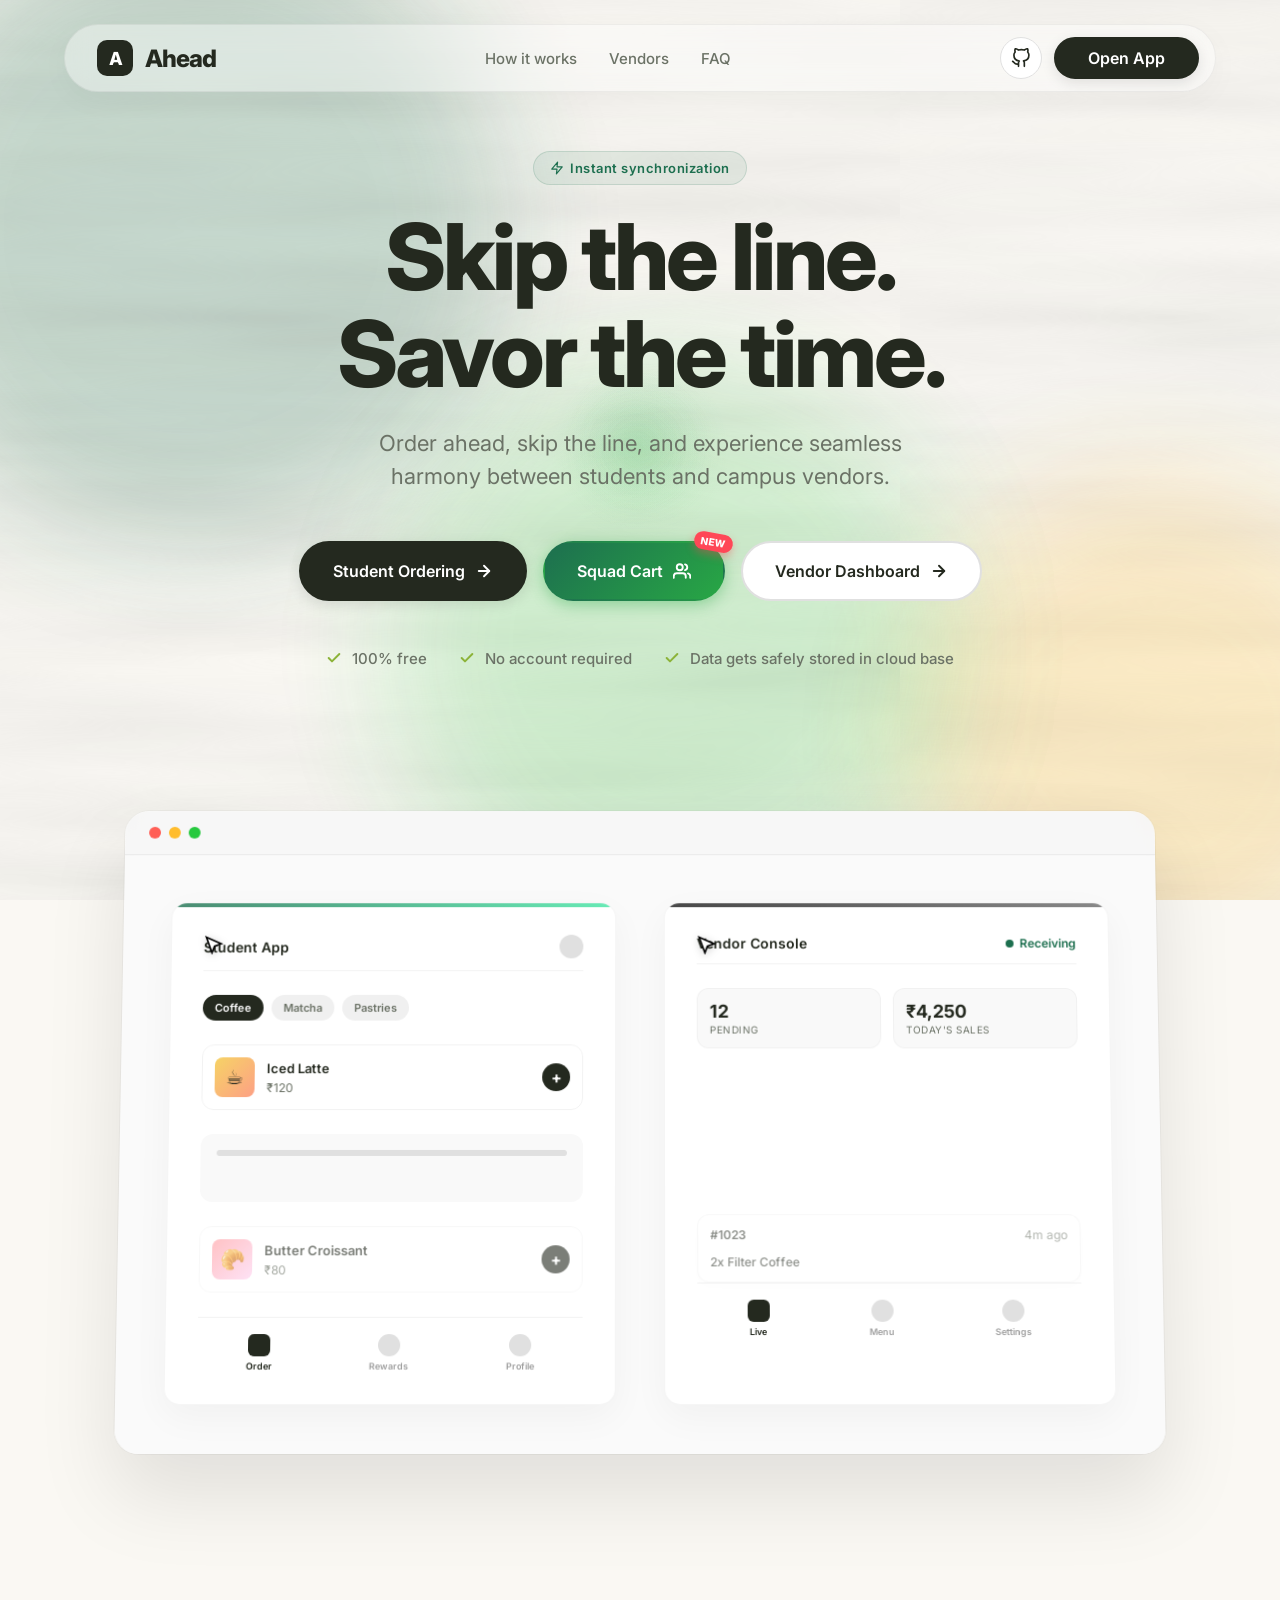
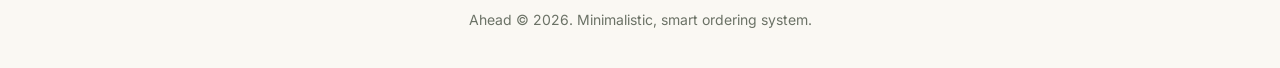
<file: index.html>
<!DOCTYPE html>
<html lang="en">
<head>
  <meta charset="UTF-8">
  <meta name="viewport" content="width=device-width, initial-scale=1">
  <title>Ahead | Smart Ordering System</title>
  <link rel="icon" type="image/svg+xml" href="data:image/svg+xml,<svg xmlns=%22http://www.w3.org/2000/svg%22 viewBox=%220 0 100 100%22><rect width=%22100%22 height=%22100%22 rx=%2220%22 fill=%22%231d6f4f%22/><text x=%2250%22 y=%2270%22 font-family=%22sans-serif%22 font-size=%2260%22 font-weight=%22bold%22 fill=%22white%22 text-anchor=%22middle%22>A</text></svg>">
  <link rel="preconnect" href="https://fonts.googleapis.com">
  <link rel="preconnect" href="https://fonts.gstatic.com" crossorigin>
  <link href="https://fonts.googleapis.com/css2?family=Inter:wght@400;500;600;700;800&display=swap" rel="stylesheet">
  <style>
    :root {
      --bg-color-light: #faf8f3;
      --bg-color-dark: #e8e5dc;
      --text-main: #24291f;
      --text-muted: #6b7266;
      --accent-green: #1d6f4f;
      --glow-color: rgba(181, 230, 169, 0.45);
    }

    * {
      box-sizing: border-box;
      margin: 0;
      padding: 0;
    }

    body, html {
      font-family: 'Inter', system-ui, sans-serif;
      background-color: var(--bg-color-light);
      color: var(--text-main);
      overflow-x: hidden;
      scroll-behavior: smooth;
      transition: background-color 0.8s ease;
    }

    /* Ambient Lighting shift class */
    body.scrolled {
      background-color: var(--bg-color-dark);
    }

    /* Organic Canvas Smoke Follower */
    #smoke-canvas {
      position: fixed;
      top: 0;
      left: 0;
      width: 100vw;
      height: 100vh;
      pointer-events: none;
      z-index: 0;
      mix-blend-mode: normal;
    }

    .container {
      position: relative;
      z-index: 10;
      max-width: 1200px;
      margin: 0 auto;
      padding: 0 24px;
    }

    /* Navigation */
    header {
      display: flex;
      justify-content: space-between;
      align-items: center;
      margin-top: 24px;
      padding: 12px 16px 12px 32px;
      background: rgba(255, 255, 255, 0.4);
      backdrop-filter: blur(12px);
      -webkit-backdrop-filter: blur(12px);
      border-radius: 100px;
      border: 1px solid rgba(0, 0, 0, 0.05);
      box-shadow: 0 8px 32px rgba(0,0,0,0.03);
      position: relative;
      z-index: 100;
    }

    .logo {
      font-weight: 800;
      font-size: 24px;
      letter-spacing: -1px;
      display: flex;
      align-items: center;
      gap: 12px;
      cursor: pointer;
    }

    .logo .mark {
      background: var(--text-main);
      color: white;
      width: 36px;
      height: 36px;
      display: inline-flex;
      align-items: center;
      justify-content: center;
      border-radius: 10px;
      font-size: 18px;
    }

    /* Header Navigation */
    .header-nav {
      display: flex;
      gap: 32px;
      align-items: center;
    }
    
    .header-nav a {
      color: var(--text-muted);
      text-decoration: none;
      font-size: 15px;
      font-weight: 500;
      transition: color 0.2s ease;
    }
    
    .header-nav a:hover {
      color: var(--text-main);
    }
    
    .dropdown-container {
      position: relative;
      cursor: pointer;
    }
    
    .dropdown-menu {
      position: absolute;
      top: calc(100% + 16px);
      left: 50%;
      transform: translateX(-50%) translateY(10px);
      background: white;
      border: 1px solid rgba(0,0,0,0.06);
      border-radius: 16px;
      padding: 24px;
      box-shadow: 0 20px 40px rgba(0,0,0,0.08);
      opacity: 0;
      visibility: hidden;
      transition: all 0.3s cubic-bezier(0.2, 0.8, 0.2, 1);
      z-index: 100;
      cursor: default;
    }

    .dropdown-menu.faq-menu { width: 320px; }
    .dropdown-menu.how-it-works-menu { width: 380px; }
    
    .dropdown-container:hover .dropdown-menu,
    .dropdown-container:focus-within .dropdown-menu {
      opacity: 1;
      visibility: visible;
      transform: translateX(-50%) translateY(0);
    }
    
    .faq-item {
      margin-bottom: 16px;
      padding-bottom: 16px;
      border-bottom: 1px solid rgba(0,0,0,0.04);
      text-align: left;
    }
    
    .faq-item:last-child {
      margin-bottom: 0;
      padding-bottom: 0;
      border-bottom: none;
    }
    
    .faq-q {
      font-weight: 600;
      font-size: 14px;
      color: var(--text-main);
      margin-bottom: 6px;
    }
    
    .faq-a {
      font-size: 13px;
      color: var(--text-muted);
      line-height: 1.5;
    }

    /* How it works dropdown styling */
    .hiw-title {
      font-weight: 600;
      font-size: 15px;
      color: var(--text-main);
      margin-bottom: 8px;
    }
    .hiw-summary {
      font-size: 13px;
      color: var(--text-muted);
      line-height: 1.5;
      margin-bottom: 24px;
    }
    .hiw-visual {
      display: flex;
      align-items: center;
      justify-content: space-between;
      background: var(--color-bg);
      padding: 16px;
      border-radius: 12px;
      border: 1px solid rgba(0,0,0,0.04);
    }
    .hiw-icon-box {
      display: flex;
      flex-direction: column;
      align-items: center;
      gap: 8px;
      color: var(--text-main);
    }
    .hiw-icon-box span {
      font-size: 11px;
      font-weight: 600;
      text-transform: uppercase;
      letter-spacing: 0.5px;
    }
    .cloud-box {
      color: var(--accent-green);
    }
    .hiw-arrow {
      color: rgba(0,0,0,0.1);
      display: flex;
    }
    .hiw-arrow svg {
      width: 18px;
      height: 18px;
    }

    .header-actions {
      display: flex;
      gap: 12px;
      align-items: center;
    }

    .btn-small {
      height: 42px;
      padding: 0 20px;
      display: inline-flex;
      align-items: center;
      justify-content: center;
      font-size: 14px;
      border-radius: 30px;
    }

    .btn-github-small {
      display: flex;
      align-items: center;
      justify-content: center;
      width: 42px;
      height: 42px;
      border-radius: 50%;
      background: white;
      color: var(--text-main);
      border: 1px solid #e0e0e0;
      transition: all 0.3s ease;
    }
    .btn-github-small:hover {
      border-color: var(--text-main);
      transform: translateY(-2px);
      box-shadow: 0 4px 12px rgba(0,0,0,0.05);
    }

    /* Header Navigation */
    .header-nav {
      display: flex;
      gap: 32px;
      align-items: center;
    }
    
    .header-nav a {
      color: var(--text-muted);
      text-decoration: none;
      font-size: 15px;
      font-weight: 500;
      transition: color 0.2s ease;
    }
    
    .header-nav a:hover {
      color: var(--text-main);
    }
    
    .dropdown-container {
      position: relative;
      cursor: pointer;
    }
    
    .dropdown-menu {
      position: absolute;
      top: calc(100% + 16px);
      left: 50%;
      transform: translateX(-50%) translateY(10px);
      background: white;
      border: 1px solid rgba(0,0,0,0.06);
      border-radius: 16px;
      padding: 24px;
      box-shadow: 0 20px 40px rgba(0,0,0,0.08);
      opacity: 0;
      visibility: hidden;
      transition: all 0.3s cubic-bezier(0.2, 0.8, 0.2, 1);
      z-index: 100;
      cursor: default;
    }

    .dropdown-menu.faq-menu { width: 320px; }
    .dropdown-menu.how-it-works-menu { width: 380px; }
    
    .dropdown-container:hover .dropdown-menu,
    .dropdown-container:focus-within .dropdown-menu {
      opacity: 1;
      visibility: visible;
      transform: translateX(-50%) translateY(0);
    }
    
    .faq-item {
      margin-bottom: 16px;
      padding-bottom: 16px;
      border-bottom: 1px solid rgba(0,0,0,0.04);
      text-align: left;
    }
    
    .faq-item:last-child {
      margin-bottom: 0;
      padding-bottom: 0;
      border-bottom: none;
    }
    
    .faq-q {
      font-weight: 600;
      font-size: 14px;
      color: var(--text-main);
      margin-bottom: 6px;
    }
    
    .faq-a {
      font-size: 13px;
      color: var(--text-muted);
      line-height: 1.5;
    }

    /* How it works dropdown styling */
    .hiw-title {
      font-weight: 600;
      font-size: 15px;
      color: var(--text-main);
      margin-bottom: 8px;
    }
    .hiw-summary {
      font-size: 13px;
      color: var(--text-muted);
      line-height: 1.5;
      margin-bottom: 24px;
    }
    .hiw-visual {
      display: flex;
      align-items: center;
      justify-content: space-between;
      background: var(--color-bg);
      padding: 16px;
      border-radius: 12px;
      border: 1px solid rgba(0,0,0,0.04);
    }
    .hiw-icon-box {
      display: flex;
      flex-direction: column;
      align-items: center;
      gap: 8px;
      color: var(--text-main);
    }
    .hiw-icon-box span {
      font-size: 11px;
      font-weight: 600;
      text-transform: uppercase;
      letter-spacing: 0.5px;
    }
    .cloud-box {
      color: var(--accent-green);
    }
    .hiw-arrow {
      color: rgba(0,0,0,0.1);
      display: flex;
    }
    .hiw-arrow svg {
      width: 18px;
      height: 18px;
    }

    .header-actions {
      display: flex;
      gap: 12px;
      align-items: center;
    }

    .btn-small {
      height: 42px;
      padding: 0 20px;
      display: inline-flex;
      align-items: center;
      justify-content: center;
      font-size: 14px;
      border-radius: 30px;
    }

    .btn-github-small {
      display: flex;
      align-items: center;
      justify-content: center;
      width: 42px;
      height: 42px;
      border-radius: 50%;
      background: white;
      color: var(--text-main);
      border: 1px solid #e0e0e0;
      transition: all 0.3s ease;
    }
    .btn-github-small:hover {
      border-color: var(--text-main);
      transform: translateY(-2px);
      box-shadow: 0 4px 12px rgba(0,0,0,0.05);
    }

    /* Hero Section */
    .hero {
      min-height: 75vh;
      display: flex;
      flex-direction: column;
      align-items: center;
      justify-content: center;
      text-align: center;
      padding-top: 40px;
      padding-bottom: 80px;
    }

    .badge {
      font-size: 13px;
      font-weight: 600;
      color: var(--accent-green);
      background: rgba(29, 111, 79, 0.08);
      padding: 8px 16px;
      border-radius: 30px;
      margin-bottom: 24px;
      letter-spacing: 0.5px;
      border: 1px solid rgba(29, 111, 79, 0.15);
      display: inline-flex;
      align-items: center;
      gap: 6px;
    }

    h1 {
      font-size: clamp(52px, 8vw, 92px);
      font-weight: 800;
      line-height: 1.05;
      letter-spacing: -3px;
      max-width: 900px;
      margin-bottom: 24px;
      position: relative;
      color: var(--text-main);
    }

    .hero p {
      font-size: clamp(18px, 2vw, 22px);
      color: var(--text-muted);
      max-width: 600px;
      line-height: 1.5;
      margin-bottom: 48px;
    }

    .cta-group {
      display: flex;
      gap: 16px;
      flex-wrap: wrap;
      justify-content: center;
    }

    .btn {
      display: inline-flex;
      align-items: center;
      justify-content: center;
      padding: 18px 32px;
      border-radius: 40px;
      font-weight: 600;
      font-size: 16px;
      text-decoration: none;
      transition: all 0.3s cubic-bezier(0.25, 1, 0.5, 1);
      gap: 10px;
    }

    .btn-primary {
      background: var(--text-main);
      color: white;
      border: 2px solid var(--text-main);
      box-shadow: 0 4px 14px rgba(0,0,0,0.1);
    }

    .btn-primary:hover {
      background: #333;
      transform: translateY(-3px);
      box-shadow: 0 12px 24px rgba(0,0,0,0.15);
    }

    .btn-secondary {
      background: white;
      color: var(--text-main);
      border: 2px solid #e0e0e0;
    }

    .btn-secondary:hover {
      border-color: var(--text-main);
      transform: translateY(-3px);
      box-shadow: 0 12px 24px rgba(0,0,0,0.05);
    }

    .btn-squad-cart {
      background: linear-gradient(135deg, #1d6f4f, #28a745);
      color: white;
      border: 2px solid transparent;
      box-shadow: 0 4px 15px rgba(40, 167, 69, 0.4), 0 0 0 0 rgba(40, 167, 69, 0.7);
      animation: pulse-green 2s infinite cubic-bezier(0.66, 0, 0, 1);
      position: relative;
    }
    
    .btn-squad-cart::after {
      content: 'NEW';
      position: absolute;
      top: -10px;
      right: -10px;
      background: #ff4757;
      color: white;
      font-size: 10px;
      font-weight: 800;
      padding: 3px 6px;
      border-radius: 10px;
      letter-spacing: 0.5px;
      box-shadow: 0 4px 8px rgba(255, 71, 87, 0.4);
      transform: rotate(10deg);
    }

    .btn-squad-cart:hover {
      background: linear-gradient(135deg, #15573d, #218838);
      transform: translateY(-3px);
      box-shadow: 0 12px 24px rgba(40, 167, 69, 0.3);
      animation: none;
    }

    @keyframes pulse-green {
      to { box-shadow: 0 4px 15px rgba(40, 167, 69, 0.4), 0 0 0 15px rgba(40, 167, 69, 0); }
    }

    .btn-github {
      display: flex;
      align-items: center;
      justify-content: center;
      width: 56px;
      height: 56px;
      border-radius: 50%;
      background: white;
      color: var(--text-main);
      border: 1px solid #e0e0e0;
      transition: all 0.3s cubic-bezier(0.25, 1, 0.5, 1);
      position: relative;
      z-index: 20;
    }

    .btn-github:hover {
      border-color: var(--text-main);
      transform: translateY(-3px);
      box-shadow: 0 12px 24px rgba(0,0,0,0.05);
    }

    .features-list {
      display: flex;
      flex-wrap: wrap;
      justify-content: center;
      gap: 32px;
      margin-top: 48px;
    }

    .feature-item {
      display: flex;
      align-items: center;
      gap: 10px;
      color: var(--text-muted);
      font-size: 15px;
      font-weight: 500;
    }

    .btn-github {
      display: flex;
      align-items: center;
      justify-content: center;
      width: 56px;
      height: 56px;
      border-radius: 50%;
      background: white;
      color: var(--text-main);
      border: 1px solid #e0e0e0;
      transition: all 0.3s cubic-bezier(0.25, 1, 0.5, 1);
      position: relative;
      z-index: 20;
    }

    .btn-github:hover {
      border-color: var(--text-main);
      transform: translateY(-3px);
      box-shadow: 0 12px 24px rgba(0,0,0,0.05);
    }

    .features-list {
      display: flex;
      flex-wrap: wrap;
      justify-content: center;
      gap: 32px;
      margin-top: 48px;
    }

    .feature-item {
      display: flex;
      align-items: center;
      gap: 10px;
      color: var(--text-muted);
      font-size: 15px;
      font-weight: 500;
    }

    /* Scroll Reveal Animation Classes */
    .reveal-up {
      opacity: 0;
      transform: translateY(50px);
      transition: opacity 1s cubic-bezier(0.2, 0.8, 0.2, 1), transform 1s cubic-bezier(0.2, 0.8, 0.2, 1);
    }
    .reveal-up.active {
      opacity: 1;
      transform: translateY(0);
    }

    .delay-1 { transition-delay: 0.1s; }
    .delay-2 { transition-delay: 0.2s; }
    .delay-3 { transition-delay: 0.3s; }
    .delay-4 { transition-delay: 0.4s; }

    /* Mockup Section */
    .demo-section {
      padding: 40px 0 120px;
      display: flex;
      justify-content: center;
      perspective: 1000px; /* Gives a slight 3D context */
    }

    .mockup-window {
      width: 100%;
      max-width: 1040px;
      background: white;
      border-radius: 24px;
      box-shadow: 0 40px 80px rgba(0,0,0,0.1), 0 0 0 1px rgba(0,0,0,0.04);
      overflow: hidden;
      position: relative;
      transform: rotateX(2deg) translateY(0);
      transition: transform 0.6s cubic-bezier(0.2, 0.8, 0.2, 1);
    }

    .mockup-window:hover {
      transform: rotateX(0deg) translateY(-10px);
    }

    .mockup-header {
      background: rgba(245, 245, 245, 0.8);
      backdrop-filter: blur(10px);
      padding: 16px 24px;
      display: flex;
      gap: 8px;
      border-bottom: 1px solid rgba(0,0,0,0.06);
    }

    .dot {
      width: 12px;
      height: 12px;
      border-radius: 50%;
    }
    .dot.red { background: #ff5f56; }
    .dot.yellow { background: #ffbd2e; }
    .dot.green { background: #27c93f; }

    .mockup-body {
      padding: 48px;
      display: grid;
      grid-template-columns: 1fr 1fr;
      gap: 48px;
      background: #fafafa;
    }

    @media (max-width: 800px) {
      .mockup-body {
        grid-template-columns: 1fr;
        padding: 24px;
      }
    }

    .mockup-panel {
      background: white;
      border-radius: 16px;
      padding: 32px;
      box-shadow: 0 12px 36px rgba(0,0,0,0.04);
      border: 1px solid rgba(0,0,0,0.04);
      position: relative;
      overflow: hidden;
    }

    /* Subtle gradient in the mockup panels */
    .mockup-panel::before {
      content: '';
      position: absolute;
      top: 0; left: 0; right: 0; height: 4px;
      background: linear-gradient(90deg, var(--accent-green), #42e6a4);
      opacity: 0.8;
    }
    
    .mockup-panel:nth-child(2)::before {
      background: linear-gradient(90deg, #1a1a1a, #6b6b6b);
    }

    .panel-title {
      font-size: 15px;
      text-transform: uppercase;
      letter-spacing: 1.5px;
      color: var(--text-muted);
      font-weight: 700;
      margin-bottom: 32px;
      display: flex;
      align-items: center;
      gap: 10px;
    }
    
    .panel-title i {
        display: inline-block;
        width: 10px;
        height: 10px;
        background: var(--accent-green);
        border-radius: 50%;
    }

    .mockup-panel:nth-child(2) .panel-title i {
      background: var(--text-main);
    }

    /* Skeleton loaders to look like a UI */
    .skeleton {
      background: #f0f0f0;
      border-radius: 8px;
      margin-bottom: 16px;
      position: relative;
      overflow: hidden;
    }
    
    .skeleton::after {
      content: '';
      position: absolute;
      top: 0; right: 0; bottom: 0; left: 0;
      background: linear-gradient(90deg, transparent, rgba(255,255,255,0.4), transparent);
      animation: shimmer 2s infinite;
    }
    
    @keyframes shimmer {
      0% { transform: translateX(-100%); }
      100% { transform: translateX(100%); }
    }

    .sk-title { height: 28px; width: 65%; margin-bottom: 32px; }
    .sk-line { height: 16px; width: 100%; }
    .sk-line.short { width: 45%; }
    .sk-box { height: 90px; width: 100%; border-radius: 12px; margin-top: 24px; }
    
    /* Footer */
    footer {
      text-align: center;
      padding: 40px 0;
      color: var(--text-muted);
      font-size: 14px;
      position: relative;
      z-index: 10;
    }

    /* Automated Demo Showcase Styles */
    .mockup-panel { position: relative; overflow: hidden; }
    .panel-header { display: flex; justify-content: space-between; align-items: center; margin-bottom: 24px; border-bottom: 1px solid rgba(0,0,0,0.05); padding-bottom: 12px; }
    .panel-header h4 { font-size: 14px; font-weight: 600; color: var(--text-main); margin: 0; }
    .user-avatar { width: 24px; height: 24px; background: #e0e0e0; border-radius: 50%; }
    
    .menu-item { display: flex; align-items: center; gap: 12px; padding: 12px; border: 1px solid rgba(0,0,0,0.05); border-radius: 12px; position: relative; margin-bottom: 24px; }
    .item-img { width: 40px; height: 40px; background: #f0f0f0; border-radius: 8px; }
    .item-img.coffee { background: linear-gradient(135deg, #f6d365 0%, #fda085 100%); display: flex; align-items: center; justify-content: center; font-size: 20px; }
    .item-img.pastry { background: linear-gradient(135deg, #ff9a9e 0%, #fecfef 100%); display: flex; align-items: center; justify-content: center; font-size: 20px; }
    .item-details { flex: 1; }
    .item-name { font-size: 13px; font-weight: 600; color: var(--text-main); margin-bottom: 4px; }
    .item-price { font-size: 12px; color: var(--text-muted); }
    .item-btn { width: 28px; height: 28px; background: var(--text-main); color: white; border-radius: 50%; display: flex; align-items: center; justify-content: center; font-weight: bold; font-size: 16px; transition: 0.2s; }
    
    .category-scroll { display: flex; gap: 8px; overflow-x: hidden; margin-bottom: 20px; padding-bottom: 4px; }
    .cat-chip { padding: 6px 12px; background: #f0f0f0; border-radius: 20px; font-size: 11px; font-weight: 600; color: var(--text-muted); white-space: nowrap; }
    .cat-chip.active { background: var(--text-main); color: white; }
    .menu-item.static { opacity: 0.6; pointer-events: none; margin-top: 24px; }
    
    .order-status-card { background: #f9f9f9; border-radius: 12px; padding: 16px; margin-top: 12px; }
    .status-bar { height: 6px; background: #e0e0e0; border-radius: 3px; margin-bottom: 12px; overflow: hidden; position: relative; }
    .status-bar-fill { position: absolute; left: 0; top: 0; height: 100%; background: var(--accent-green); width: 0%; }
    .status-text { position: relative; height: 18px; display: flex; justify-content: center; align-items: center; }
    .status-text span { position: absolute; opacity: 0; font-weight: 600; font-size: 12px; transition: opacity 0.3s; }
    
    .vendor-status { font-size: 12px; color: var(--accent-green); display: flex; align-items: center; gap: 6px; font-weight: 600; }
    .pulse-dot { width: 8px; height: 8px; background: var(--accent-green); border-radius: 50%; animation: pulse 2s infinite; }
    @keyframes pulse { 0% { box-shadow: 0 0 0 0 rgba(39, 201, 63, 0.4); } 70% { box-shadow: 0 0 0 6px rgba(39, 201, 63, 0); } 100% { box-shadow: 0 0 0 0 rgba(39, 201, 63, 0); } }
    
    .incoming-order { border: 1px solid rgba(0,0,0,0.05); border-radius: 12px; padding: 16px; background: white; box-shadow: 0 4px 12px rgba(0,0,0,0.02); opacity: 0; transform: translateY(20px); }
    .incoming-order.static { animation: none; opacity: 0.5; transform: none; margin-top: 12px; padding: 12px; }
    .order-header { display: flex; justify-content: space-between; margin-bottom: 12px; font-size: 12px; }
    .order-id { font-weight: 600; color: var(--text-main); }
    .order-time { color: var(--text-muted); }
    .order-items { font-size: 14px; font-weight: 500; color: var(--text-main); margin-bottom: 16px; }
    .order-items.small { font-size: 12px; margin-bottom: 0; }
    .order-actions { display: flex; gap: 8px; }
    .action-btn { flex: 1; padding: 10px 0; border-radius: 8px; font-size: 12px; position: relative; display: flex; justify-content: center; align-items: center; height: 36px; cursor: pointer; }
    .action-btn span { position: absolute; opacity: 0; font-weight: 600; color: white; }
    
    .vendor-stats { display: grid; grid-template-columns: 1fr 1fr; gap: 12px; margin-bottom: 24px; }
    .stat-card { background: #f9f9f9; padding: 12px; border-radius: 12px; border: 1px solid rgba(0,0,0,0.03); }
    .stat-val { font-size: 18px; font-weight: 700; color: var(--text-main); margin-bottom: 2px; }
    .stat-label { font-size: 10px; color: var(--text-muted); text-transform: uppercase; letter-spacing: 0.5px; }
    
    .nav-icon { display: flex; flex-direction: column; align-items: center; gap: 4px; }
    .nav-icon .icon-shape { width: 22px; height: 22px; border-radius: 6px; background: #e0e0e0; transition: 0.3s; }
    .nav-icon.active .icon-shape { background: var(--text-main); }
    .nav-label { font-size: 9px; color: #a0a0a0; font-weight: 600; }
    .nav-icon.active .nav-label { color: var(--text-main); }
    
    .fake-cursor { width: 20px; height: 20px; position: absolute; z-index: 100; pointer-events: none; background-image: url("data:image/svg+xml,%3Csvg xmlns='http://www.w3.org/2000/svg' width='24' height='24' viewBox='0 0 24 24' fill='white' stroke='black' stroke-width='2'%3E%3Cpath d='M3 3l7 19 3-8 8-3z'/%3E%3C/svg%3E"); background-size: contain; filter: drop-shadow(0 2px 4px rgba(0,0,0,0.2)); }
    
    /* Animation Keyframes */
    .st-1 { animation: showSt1 8s infinite; color: var(--text-muted); }
    .st-2 { animation: showSt2 8s infinite; color: #e6a210; }
    .st-3 { animation: showSt3 8s infinite; color: #e6a210; }
    .st-4 { animation: showSt4 8s infinite; color: var(--accent-green); }
    @keyframes showSt1 { 0%, 15% { opacity: 1; } 16%, 100% { opacity: 0; } }
    @keyframes showSt2 { 0%, 15% { opacity: 0; } 16%, 35% { opacity: 1; } 36%, 100% { opacity: 0; } }
    @keyframes showSt3 { 0%, 35% { opacity: 0; } 36%, 65% { opacity: 1; } 66%, 100% { opacity: 0; } }
    @keyframes showSt4 { 0%, 65% { opacity: 0; } 66%, 95% { opacity: 1; } 96%, 100% { opacity: 0; } }
    
    .vb-1 { animation: showVb1 8s infinite; }
    .vb-2 { animation: showVb2 8s infinite; }
    .vb-3 { animation: showVb3 8s infinite; }
    @keyframes showVb1 { 0%, 35% { opacity: 1; } 36%, 100% { opacity: 0; } }
    @keyframes showVb2 { 0%, 35% { opacity: 0; } 36%, 65% { opacity: 1; } 66%, 100% { opacity: 0; } }
    @keyframes showVb3 { 0%, 65% { opacity: 0; } 66%, 95% { opacity: 1; } 96%, 100% { opacity: 0; } }
    
    .accept-btn { animation: vbBg 8s infinite, vbScale 8s infinite; }
    @keyframes vbBg { 0%, 35% { background: var(--text-main); } 36%, 65% { background: #e6a210; } 66%, 95% { background: var(--accent-green); } 96%, 100% { background: var(--text-main); } }
    @keyframes vbScale { 
      0%, 33% { transform: scale(1); box-shadow: none; } 
      34% { transform: scale(0.92); box-shadow: 0 0 0 0 rgba(39, 201, 63, 0.8); } 
      35% { transform: scale(1); box-shadow: 0 0 0 20px rgba(39, 201, 63, 0); }
      36%, 63% { transform: scale(1); box-shadow: none; } 
      64% { transform: scale(0.92); box-shadow: 0 0 0 0 rgba(39, 201, 63, 0.8); } 
      65% { transform: scale(1); box-shadow: 0 0 0 20px rgba(39, 201, 63, 0); }
      66%, 100% { transform: scale(1); box-shadow: none; } 
    }
    
    .add-btn { animation: studentClick 8s infinite; }
    @keyframes studentClick { 
      0%, 13% { transform: scale(1); background: var(--text-main); box-shadow: none; } 
      14% { transform: scale(0.85); background: var(--accent-green); box-shadow: 0 0 0 0 rgba(39, 201, 63, 0.8); } 
      15% { transform: scale(1); background: var(--accent-green); box-shadow: 0 0 0 20px rgba(39, 201, 63, 0); }
      16%, 100% { transform: scale(1); background: var(--text-main); box-shadow: none; } 
    }
    
    .incoming-order { animation: receiveOrder 8s infinite; }
    @keyframes receiveOrder { 0%, 15% { opacity: 0; transform: translateY(20px); } 20%, 95% { opacity: 1; transform: translateY(0); } 100% { opacity: 0; transform: translateY(-20px); } }
    
    .status-bar-fill { animation: studentStatusFill 8s infinite; }
    @keyframes studentStatusFill { 0%, 15% { width: 0%; } 16%, 35% { width: 33%; background: #e6a210; } 36%, 65% { width: 66%; background: #e6a210; } 66%, 95% { width: 100%; background: var(--accent-green); } 96%, 100% { width: 0%; } }
    
    .cursor-student { animation: moveCursorStudent 8s infinite; }
    @keyframes moveCursorStudent { 
      0% { top: 120px; left: 30%; opacity: 0; } 
      5% { top: 120px; left: 30%; opacity: 1; transform: scale(1); } 
      12% { top: 110px; left: 90%; opacity: 1; transform: scale(1); } 
      14% { top: 110px; left: 90%; opacity: 1; transform: scale(0.6); } 
      16% { top: 110px; left: 90%; opacity: 1; transform: scale(1); }
      20% { top: 150px; left: 50%; opacity: 0; transform: scale(1); } 
      100% { opacity: 0; } 
    }
    
    .cursor-vendor { animation: moveCursorVendor 8s infinite; }
    @keyframes moveCursorVendor { 
      0%, 25% { top: 180px; left: 20%; opacity: 0; transform: scale(1); } 
      30% { top: 180px; left: 20%; opacity: 1; transform: scale(1); } 
      33% { top: 160px; left: 50%; opacity: 1; transform: scale(1); } 
      35% { top: 160px; left: 50%; opacity: 1; transform: scale(0.6); } 
      37% { top: 160px; left: 50%; opacity: 1; transform: scale(1); }
      40% { top: 180px; left: 30%; opacity: 0; transform: scale(1); } 
      55% { top: 180px; left: 30%; opacity: 0; transform: scale(1); } 
      60% { top: 180px; left: 20%; opacity: 1; transform: scale(1); } 
      63% { top: 160px; left: 50%; opacity: 1; transform: scale(1); } 
      65% { top: 160px; left: 50%; opacity: 1; transform: scale(0.6); } 
      67% { top: 160px; left: 50%; opacity: 1; transform: scale(1); }
      70%, 100% { top: 180px; left: 20%; opacity: 0; transform: scale(1); } 
    }
    
    /* Subtle Organic Textured Backdrop */
    .ambient-background {
      position: fixed; top: 0; left: 0; right: 0; bottom: 0; overflow: hidden; pointer-events: none; z-index: 0;
    }
    .ambient-background::after {
      content: ''; position: absolute; inset: 0;
      background-image: url("data:image/svg+xml,%3Csvg viewBox='0 0 400 400' xmlns='http://www.w3.org/2000/svg'%3E%3Cfilter id='noise'%3E%3CfeTurbulence type='fractalNoise' baseFrequency='0.004 0.04' numOctaves='3' stitchTiles='stitch'/%3E%3CfeColorMatrix type='saturate' values='0'/%3E%3C/filter%3E%3Crect width='100%25' height='100%25' filter='url(%23noise)' opacity='0.8'/%3E%3C/svg%3E");
      opacity: 0.25; mix-blend-mode: color-burn;
    }
    .orb { position: absolute; border-radius: 50%; filter: blur(60px); opacity: 0.9; animation: floatOrb 20s infinite ease-in-out alternate; }
    .orb-1 { width: 50vw; height: 50vw; background: rgba(29, 111, 79, 0.25); top: -10%; left: -10%; }
    .orb-2 { width: 40vw; height: 40vw; background: rgba(255, 189, 46, 0.25); bottom: -10%; right: -10%; animation-delay: -5s; }
    .orb-3 { width: 45vw; height: 45vw; background: rgba(39, 201, 63, 0.2); top: 40%; left: 30%; animation-delay: -10s; }
    
    @keyframes floatOrb {
      0% { transform: translate(0, 0) scale(1); }
      100% { transform: translate(10%, 10%) scale(1.1); }
    }
    
    /* Subtle Organic Textured Backdrop */
    .ambient-background {
      position: fixed; top: 0; left: 0; right: 0; bottom: 0; overflow: hidden; pointer-events: none; z-index: 0;
    }
    .ambient-background::after {
      content: ''; position: absolute; inset: 0;
      background-image: url("data:image/svg+xml,%3Csvg viewBox='0 0 400 400' xmlns='http://www.w3.org/2000/svg'%3E%3Cfilter id='noise'%3E%3CfeTurbulence type='fractalNoise' baseFrequency='0.004 0.04' numOctaves='3' stitchTiles='stitch'/%3E%3CfeColorMatrix type='saturate' values='0'/%3E%3C/filter%3E%3Crect width='100%25' height='100%25' filter='url(%23noise)' opacity='0.8'/%3E%3C/svg%3E");
      opacity: 0.25; mix-blend-mode: color-burn;
    }
    .orb { position: absolute; border-radius: 50%; filter: blur(60px); opacity: 0.9; animation: floatOrb 20s infinite ease-in-out alternate; }
    .orb-1 { width: 50vw; height: 50vw; background: rgba(29, 111, 79, 0.25); top: -10%; left: -10%; }
    .orb-2 { width: 40vw; height: 40vw; background: rgba(255, 189, 46, 0.25); bottom: -10%; right: -10%; animation-delay: -5s; }
    .orb-3 { width: 45vw; height: 45vw; background: rgba(39, 201, 63, 0.2); top: 40%; left: 30%; animation-delay: -10s; }
    
    @keyframes floatOrb {
      0% { transform: translate(0, 0) scale(1); }
      100% { transform: translate(10%, 10%) scale(1.1); }
    }
    /* Automated Demo Showcase Styles */
    .mockup-panel { position: relative; overflow: hidden; }
    .panel-header { display: flex; justify-content: space-between; align-items: center; margin-bottom: 24px; border-bottom: 1px solid rgba(0,0,0,0.05); padding-bottom: 12px; }
    .panel-header h4 { font-size: 14px; font-weight: 600; color: var(--text-main); margin: 0; }
    .user-avatar { width: 24px; height: 24px; background: #e0e0e0; border-radius: 50%; }
    
    .menu-item { display: flex; align-items: center; gap: 12px; padding: 12px; border: 1px solid rgba(0,0,0,0.05); border-radius: 12px; position: relative; margin-bottom: 24px; }
    .item-img { width: 40px; height: 40px; background: #f0f0f0; border-radius: 8px; }
    .item-img.coffee { background: linear-gradient(135deg, #f6d365 0%, #fda085 100%); display: flex; align-items: center; justify-content: center; font-size: 20px; }
    .item-img.pastry { background: linear-gradient(135deg, #ff9a9e 0%, #fecfef 100%); display: flex; align-items: center; justify-content: center; font-size: 20px; }
    .item-details { flex: 1; }
    .item-name { font-size: 13px; font-weight: 600; color: var(--text-main); margin-bottom: 4px; }
    .item-price { font-size: 12px; color: var(--text-muted); }
    .item-btn { width: 28px; height: 28px; background: var(--text-main); color: white; border-radius: 50%; display: flex; align-items: center; justify-content: center; font-weight: bold; font-size: 16px; transition: 0.2s; }
    
    .category-scroll { display: flex; gap: 8px; overflow-x: hidden; margin-bottom: 20px; padding-bottom: 4px; }
    .cat-chip { padding: 6px 12px; background: #f0f0f0; border-radius: 20px; font-size: 11px; font-weight: 600; color: var(--text-muted); white-space: nowrap; }
    .cat-chip.active { background: var(--text-main); color: white; }
    .menu-item.static { opacity: 0.6; pointer-events: none; margin-top: 24px; }
    
    .order-status-card { background: #f9f9f9; border-radius: 12px; padding: 16px; margin-top: 12px; }
    .status-bar { height: 6px; background: #e0e0e0; border-radius: 3px; margin-bottom: 12px; overflow: hidden; position: relative; }
    .status-bar-fill { position: absolute; left: 0; top: 0; height: 100%; background: var(--accent-green); width: 0%; }
    .status-text { position: relative; height: 18px; display: flex; justify-content: center; align-items: center; }
    .status-text span { position: absolute; opacity: 0; font-weight: 600; font-size: 12px; transition: opacity 0.3s; }
    
    .vendor-status { font-size: 12px; color: var(--accent-green); display: flex; align-items: center; gap: 6px; font-weight: 600; }
    .pulse-dot { width: 8px; height: 8px; background: var(--accent-green); border-radius: 50%; animation: pulse 2s infinite; }
    @keyframes pulse { 0% { box-shadow: 0 0 0 0 rgba(39, 201, 63, 0.4); } 70% { box-shadow: 0 0 0 6px rgba(39, 201, 63, 0); } 100% { box-shadow: 0 0 0 0 rgba(39, 201, 63, 0); } }
    
    .incoming-order { border: 1px solid rgba(0,0,0,0.05); border-radius: 12px; padding: 16px; background: white; box-shadow: 0 4px 12px rgba(0,0,0,0.02); opacity: 0; transform: translateY(20px); }
    .incoming-order.static { animation: none; opacity: 0.5; transform: none; margin-top: 12px; padding: 12px; }
    .order-header { display: flex; justify-content: space-between; margin-bottom: 12px; font-size: 12px; }
    .order-id { font-weight: 600; color: var(--text-main); }
    .order-time { color: var(--text-muted); }
    .order-items { font-size: 14px; font-weight: 500; color: var(--text-main); margin-bottom: 16px; }
    .order-items.small { font-size: 12px; margin-bottom: 0; }
    .order-actions { display: flex; gap: 8px; }
    .action-btn { flex: 1; padding: 10px 0; border-radius: 8px; font-size: 12px; position: relative; display: flex; justify-content: center; align-items: center; height: 36px; cursor: pointer; }
    .action-btn span { position: absolute; opacity: 0; font-weight: 600; color: white; }
    
    .vendor-stats { display: grid; grid-template-columns: 1fr 1fr; gap: 12px; margin-bottom: 24px; }
    .stat-card { background: #f9f9f9; padding: 12px; border-radius: 12px; border: 1px solid rgba(0,0,0,0.03); }
    .stat-val { font-size: 18px; font-weight: 700; color: var(--text-main); margin-bottom: 2px; }
    .stat-label { font-size: 10px; color: var(--text-muted); text-transform: uppercase; letter-spacing: 0.5px; }
    
    .nav-icon { display: flex; flex-direction: column; align-items: center; gap: 4px; }
    .nav-icon .icon-shape { width: 22px; height: 22px; border-radius: 6px; background: #e0e0e0; transition: 0.3s; }
    .nav-icon.active .icon-shape { background: var(--text-main); }
    .nav-label { font-size: 9px; color: #a0a0a0; font-weight: 600; }
    .nav-icon.active .nav-label { color: var(--text-main); }
    
    .fake-cursor { width: 20px; height: 20px; position: absolute; z-index: 100; pointer-events: none; background-image: url("data:image/svg+xml,%3Csvg xmlns='http://www.w3.org/2000/svg' width='24' height='24' viewBox='0 0 24 24' fill='white' stroke='black' stroke-width='2'%3E%3Cpath d='M3 3l7 19 3-8 8-3z'/%3E%3C/svg%3E"); background-size: contain; filter: drop-shadow(0 2px 4px rgba(0,0,0,0.2)); }
    
    /* Animation Keyframes */
    .st-1 { animation: showSt1 8s infinite; color: var(--text-muted); }
    .st-2 { animation: showSt2 8s infinite; color: #e6a210; }
    .st-3 { animation: showSt3 8s infinite; color: #e6a210; }
    .st-4 { animation: showSt4 8s infinite; color: var(--accent-green); }
    @keyframes showSt1 { 0%, 15% { opacity: 1; } 16%, 100% { opacity: 0; } }
    @keyframes showSt2 { 0%, 15% { opacity: 0; } 16%, 35% { opacity: 1; } 36%, 100% { opacity: 0; } }
    @keyframes showSt3 { 0%, 35% { opacity: 0; } 36%, 65% { opacity: 1; } 66%, 100% { opacity: 0; } }
    @keyframes showSt4 { 0%, 65% { opacity: 0; } 66%, 95% { opacity: 1; } 96%, 100% { opacity: 0; } }
    
    .vb-1 { animation: showVb1 8s infinite; }
    .vb-2 { animation: showVb2 8s infinite; }
    .vb-3 { animation: showVb3 8s infinite; }
    @keyframes showVb1 { 0%, 35% { opacity: 1; } 36%, 100% { opacity: 0; } }
    @keyframes showVb2 { 0%, 35% { opacity: 0; } 36%, 65% { opacity: 1; } 66%, 100% { opacity: 0; } }
    @keyframes showVb3 { 0%, 65% { opacity: 0; } 66%, 95% { opacity: 1; } 96%, 100% { opacity: 0; } }
    
    .accept-btn { animation: vbBg 8s infinite, vbScale 8s infinite; }
    @keyframes vbBg { 0%, 35% { background: var(--text-main); } 36%, 65% { background: #e6a210; } 66%, 95% { background: var(--accent-green); } 96%, 100% { background: var(--text-main); } }
    @keyframes vbScale { 
      0%, 33% { transform: scale(1); box-shadow: none; } 
      34% { transform: scale(0.92); box-shadow: 0 0 0 0 rgba(39, 201, 63, 0.8); } 
      35% { transform: scale(1); box-shadow: 0 0 0 20px rgba(39, 201, 63, 0); }
      36%, 63% { transform: scale(1); box-shadow: none; } 
      64% { transform: scale(0.92); box-shadow: 0 0 0 0 rgba(39, 201, 63, 0.8); } 
      65% { transform: scale(1); box-shadow: 0 0 0 20px rgba(39, 201, 63, 0); }
      66%, 100% { transform: scale(1); box-shadow: none; } 
    }
    
    .add-btn { animation: studentClick 8s infinite; }
    @keyframes studentClick { 
      0%, 13% { transform: scale(1); background: var(--text-main); box-shadow: none; } 
      14% { transform: scale(0.85); background: var(--accent-green); box-shadow: 0 0 0 0 rgba(39, 201, 63, 0.8); } 
      15% { transform: scale(1); background: var(--accent-green); box-shadow: 0 0 0 20px rgba(39, 201, 63, 0); }
      16%, 100% { transform: scale(1); background: var(--text-main); box-shadow: none; } 
    }
    
    .incoming-order { animation: receiveOrder 8s infinite; }
    @keyframes receiveOrder { 0%, 15% { opacity: 0; transform: translateY(20px); } 20%, 95% { opacity: 1; transform: translateY(0); } 100% { opacity: 0; transform: translateY(-20px); } }
    
    .status-bar-fill { animation: studentStatusFill 8s infinite; }
    @keyframes studentStatusFill { 0%, 15% { width: 0%; } 16%, 35% { width: 33%; background: #e6a210; } 36%, 65% { width: 66%; background: #e6a210; } 66%, 95% { width: 100%; background: var(--accent-green); } 96%, 100% { width: 0%; } }
    
    .cursor-student { animation: moveCursorStudent 8s infinite; }
    @keyframes moveCursorStudent { 
      0% { top: 120px; left: 30%; opacity: 0; } 
      5% { top: 120px; left: 30%; opacity: 1; transform: scale(1); } 
      12% { top: 110px; left: 90%; opacity: 1; transform: scale(1); } 
      14% { top: 110px; left: 90%; opacity: 1; transform: scale(0.6); } 
      16% { top: 110px; left: 90%; opacity: 1; transform: scale(1); }
      20% { top: 150px; left: 50%; opacity: 0; transform: scale(1); } 
      100% { opacity: 0; } 
    }
    
    .cursor-vendor { animation: moveCursorVendor 8s infinite; }
    @keyframes moveCursorVendor { 
      0%, 25% { top: 180px; left: 20%; opacity: 0; transform: scale(1); } 
      30% { top: 180px; left: 20%; opacity: 1; transform: scale(1); } 
      33% { top: 160px; left: 50%; opacity: 1; transform: scale(1); } 
      35% { top: 160px; left: 50%; opacity: 1; transform: scale(0.6); } 
      37% { top: 160px; left: 50%; opacity: 1; transform: scale(1); }
      40% { top: 180px; left: 30%; opacity: 0; transform: scale(1); } 
      55% { top: 180px; left: 30%; opacity: 0; transform: scale(1); } 
      60% { top: 180px; left: 20%; opacity: 1; transform: scale(1); } 
      63% { top: 160px; left: 50%; opacity: 1; transform: scale(1); } 
      65% { top: 160px; left: 50%; opacity: 1; transform: scale(0.6); } 
      67% { top: 160px; left: 50%; opacity: 1; transform: scale(1); }
      70%, 100% { top: 180px; left: 20%; opacity: 0; transform: scale(1); } 
    }
  </style>
</head>
<body>

  <!-- Optimized Canvas Smoke Trail -->
  <canvas id="smoke-canvas"></canvas>

  <div class="ambient-background">
    <div class="orb orb-1"></div>
    <div class="orb orb-2"></div>
    <div class="orb orb-3"></div>
  </div>

  <div class="container">
    <header class="reveal-up active">
      <a href="index.html" class="logo" style="text-decoration: none; color: inherit;">
        <span class="mark">A</span> Ahead
      </a>
      <nav class="header-nav">
        <div class="dropdown-container">
          <a href="#how-it-works">How it works</a>
          <div class="dropdown-menu how-it-works-menu">
            <div class="hiw-title">How It Works</div>
            <div class="hiw-summary">We bridge the gap between hungry students and busy campus vendors. Place your order on the go, skip the queue, and enjoy seamless synchronization.</div>
            <div class="hiw-visual">
              <div class="hiw-icon-box">
                <span>Students</span>
                <svg width="24" height="24" viewBox="0 0 24 24" fill="none" stroke="currentColor" stroke-width="2"><path d="M17 21v-2a4 4 0 0 0-4-4H5a4 4 0 0 0-4 4v2"></path><circle cx="9" cy="7" r="4"></circle><path d="M23 21v-2a4 4 0 0 0-3-3.87"></path><path d="M16 3.13a4 4 0 0 1 0 7.75"></path></svg>
              </div>
              <div class="hiw-arrow"><svg viewBox="0 0 24 24" fill="none" stroke="currentColor" stroke-width="2"><line x1="5" y1="12" x2="19" y2="12"></line><polyline points="12 5 19 12 12 19"></polyline></svg></div>
              <div class="hiw-icon-box cloud-box">
                <span>Cloud Server</span>
                <svg width="24" height="24" viewBox="0 0 24 24" fill="none" stroke="currentColor" stroke-width="2"><path d="M18 10h-1.26A8 8 0 1 0 9 20h9a5 5 0 0 0 0-10z"></path></svg>
              </div>
              <div class="hiw-arrow"><svg viewBox="0 0 24 24" fill="none" stroke="currentColor" stroke-width="2"><line x1="5" y1="12" x2="19" y2="12"></line><polyline points="12 5 19 12 12 19"></polyline></svg></div>
              <div class="hiw-icon-box">
                <span>Vendor</span>
                <svg width="24" height="24" viewBox="0 0 24 24" fill="none" stroke="currentColor" stroke-width="2"><path d="M3 9l9-7 9 7v11a2 2 0 0 1-2 2H5a2 2 0 0 1-2-2z"></path><polyline points="9 22 9 12 15 12 15 22"></polyline></svg>
              </div>
            </div>
          </div>
        </div>
        
        <a href="pages/vendor-dashboard/index.html">Vendors</a>
        
        <div class="dropdown-container">
          <a href="#faq">FAQ</a>
          <div class="dropdown-menu faq-menu">
            <div class="faq-item">
              <div class="faq-q">Is this free to use?</div>
              <div class="faq-a">Absolutely. Ahead is 100% free for all students on campus.</div>
            </div>
            <div class="faq-item">
              <div class="faq-q">Do I need an account?</div>
              <div class="faq-a">No! We use session-based smart ordering so you can skip the sign-up.</div>
            </div>
            <div class="faq-item">
              <div class="faq-q">How does the vendor know my order?</div>
              <div class="faq-a">Our real-time cloud server syncs your order instantly to the vendor dashboard.</div>
            </div>
            <div class="faq-item">
              <div class="faq-q">Can I cancel an order?</div>
              <div class="faq-a">Orders can be canceled up until the vendor starts preparing them.</div>
            </div>
            <div class="faq-item">
              <div class="faq-q">How is my data handled?</div>
              <div class="faq-a">Your data stays safe locally in your browser and on our secure cloud base.</div>
            </div>
            <div class="faq-item">
              <div class="faq-q">What happens if a vendor is closed?</div>
              <div class="faq-a">The app automatically updates vendor status, so you can't place orders when they're closed.</div>
            </div>
          </div>
        </div>
      </nav>
      <div class="header-actions">
        <a href="https://github.com/Parthzh/Hypervisors-Parth" class="btn-github-small" target="_blank" aria-label="GitHub">
          <svg width="20" height="20" viewBox="0 0 24 24" fill="none" stroke="currentColor" stroke-width="2" stroke-linecap="round" stroke-linejoin="round"><path d="M9 19c-5 1.5-5-2.5-7-3m14 6v-3.87a3.37 3.37 0 0 0-.94-2.61c3.14-.35 6.44-1.54 6.44-7A5.44 5.44 0 0 0 20 4.77 5.07 5.07 0 0 0 19.91 1S18.73.65 16 2.48a13.38 13.38 0 0 0-7 0C6.27.65 5.09 1 5.09 1A5.07 5.07 0 0 0 5 4.77a5.44 5.44 0 0 0-1.5 3.78c0 5.42 3.3 6.61 6.44 7A3.37 3.37 0 0 0 9 18.13V22"></path></svg>
        </a>
        <a href="student-app/index.html" class="btn btn-primary btn-small">Open App</a>
      </div>
    </header>

    <main class="hero">
      <div class="badge reveal-up active delay-1">
        <svg width="14" height="14" viewBox="0 0 24 24" fill="none" stroke="currentColor" stroke-width="2" stroke-linecap="round" stroke-linejoin="round"><path d="M13 2L3 14h9l-1 8 10-12h-9l1-8z"></path></svg>
        Instant synchronization
      </div>
      <h1 class="reveal-up active delay-2">Skip the line.<br>Savor the time.</h1>
      <p class="reveal-up active delay-3">Order ahead, skip the line, and experience seamless harmony between students and campus vendors.</p>
      
      <div class="cta-group reveal-up active delay-4">
        <a href="student-app/index.html" class="btn btn-primary" target="_blank">
          Student Ordering
          <svg width="18" height="18" viewBox="0 0 24 24" fill="none" stroke="currentColor" stroke-width="2.5" stroke-linecap="round" stroke-linejoin="round"><line x1="5" y1="12" x2="19" y2="12"></line><polyline points="12 5 19 12 12 19"></polyline></svg>
        </a>
        <a href="pages/squad-cart/lobby.html" class="btn btn-squad-cart" target="_blank">
          Squad Cart
          <svg width="18" height="18" viewBox="0 0 24 24" fill="none" stroke="currentColor" stroke-width="2.5" stroke-linecap="round" stroke-linejoin="round"><path d="M17 21v-2a4 4 0 0 0-4-4H5a4 4 0 0 0-4 4v2"></path><circle cx="9" cy="7" r="4"></circle><path d="M23 21v-2a4 4 0 0 0-3-3.87"></path><path d="M16 3.13a4 4 0 0 1 0 7.75"></path></svg>
        </a>
        <a href="pages/vendor-dashboard/index.html" class="btn btn-secondary" target="_blank">
          Vendor Dashboard
          <svg width="18" height="18" viewBox="0 0 24 24" fill="none" stroke="currentColor" stroke-width="2.5" stroke-linecap="round" stroke-linejoin="round"><line x1="5" y1="12" x2="19" y2="12"></line><polyline points="12 5 19 12 12 19"></polyline></svg>
        </a>
      </div>

      <div class="features-list reveal-up active delay-4">
        <div class="feature-item">
          <svg width="16" height="16" viewBox="0 0 24 24" fill="none" stroke="#8cb339" stroke-width="3" stroke-linecap="round" stroke-linejoin="round"><polyline points="20 6 9 17 4 12"></polyline></svg>
          100% free
        </div>
        <div class="feature-item">
          <svg width="16" height="16" viewBox="0 0 24 24" fill="none" stroke="#8cb339" stroke-width="3" stroke-linecap="round" stroke-linejoin="round"><polyline points="20 6 9 17 4 12"></polyline></svg>
          No account required
        </div>
        <div class="feature-item">
          <svg width="16" height="16" viewBox="0 0 24 24" fill="none" stroke="#8cb339" stroke-width="3" stroke-linecap="round" stroke-linejoin="round"><polyline points="20 6 9 17 4 12"></polyline></svg>
          Data gets safely stored in cloud base
        </div>
      </div>
    </main>
  </div>

  <section class="demo-section container reveal-up">
    <div class="mockup-window">
      <div class="mockup-header">
        <div class="dot red"></div>
        <div class="dot yellow"></div>
        <div class="dot green"></div>
      </div>
      <div class="mockup-body">
        
        <div class="mockup-panel reveal-up delay-1 student-demo">
          <div class="fake-cursor cursor-student"></div>
          <div class="panel-header">
            <h4>Student App</h4>
            <div class="user-avatar"></div>
          </div>
          <div class="demo-content">
            <div class="category-scroll">
              <div class="cat-chip active">Coffee</div>
              <div class="cat-chip">Matcha</div>
              <div class="cat-chip">Pastries</div>
            </div>
            
            <div class="menu-item">
              <div class="item-img coffee">☕</div>
              <div class="item-details">
                <div class="item-name">Iced Latte</div>
                <div class="item-price">₹120</div>
              </div>
              <div class="item-btn add-btn">+</div>
            </div>
            
            <div class="order-status-card">
              <div class="status-bar"><div class="status-bar-fill"></div></div>
              <div class="status-text">
                 <span class="st-1">Ready to order</span>
                 <span class="st-2">Sent to vendor...</span>
                 <span class="st-3">Preparing...</span>
                 <span class="st-4">Ready for pickup!</span>
              </div>
            </div>
            
            <div class="menu-item static">
              <div class="item-img pastry">🥐</div>
              <div class="item-details">
                <div class="item-name">Butter Croissant</div>
                <div class="item-price">₹80</div>
              </div>
              <div class="item-btn">+</div>
            </div>
            
            <div style="flex: 1"></div>
            <div style="display: flex; justify-content: space-around; padding-top: 16px; border-top: 1px solid rgba(0,0,0,0.05); margin-top: auto;">
               <div class="nav-icon active"><div class="icon-shape"></div><div class="nav-label">Order</div></div>
               <div class="nav-icon"><div class="icon-shape" style="border-radius: 12px;"></div><div class="nav-label">Rewards</div></div>
               <div class="nav-icon"><div class="icon-shape" style="border-radius: 50%;"></div><div class="nav-label">Profile</div></div>
            </div>
          </div>
        </div>
        
        <div class="mockup-panel reveal-up delay-2 vendor-demo">
          <div class="fake-cursor cursor-vendor"></div>
          <div class="panel-header">
            <h4>Vendor Console</h4>
            <div class="vendor-status"><span class="pulse-dot"></span> Receiving</div>
          </div>
          <div class="demo-content">
            <div class="vendor-stats">
              <div class="stat-card">
                <div class="stat-val">12</div>
                <div class="stat-label">Pending</div>
              </div>
              <div class="stat-card">
                <div class="stat-val">₹4,250</div>
                <div class="stat-label">Today's Sales</div>
              </div>
            </div>
            
            <div class="incoming-order">
              <div class="order-header">
                <span class="order-id">#1024</span>
                <span class="order-time">Just now</span>
              </div>
              <div class="order-items">1x Iced Latte</div>
              <div class="order-actions">
                <div class="action-btn accept-btn">
                   <span class="vb-1">Accept</span>
                   <span class="vb-2">Complete</span>
                   <span class="vb-3">Done</span>
                </div>
              </div>
            </div>
            
            <div class="incoming-order static">
              <div class="order-header">
                <span class="order-id">#1023</span>
                <span class="order-time">4m ago</span>
              </div>
              <div class="order-items small">2x Filter Coffee</div>
            </div>
            
            <div style="flex: 1"></div>
            <div style="display: flex; justify-content: space-around; padding-top: 16px; border-top: 1px solid rgba(0,0,0,0.05); margin-top: auto;">
               <div class="nav-icon active"><div class="icon-shape"></div><div class="nav-label">Live</div></div>
               <div class="nav-icon"><div class="icon-shape" style="border-radius: 12px;"></div><div class="nav-label">Menu</div></div>
               <div class="nav-icon"><div class="icon-shape" style="border-radius: 50%;"></div><div class="nav-label">Settings</div></div>
            </div>
          </div>
        </div>
        
      </div>
    </div>
  </section>
  
  <footer>
    <p>Ahead &copy; 2026. Minimalistic, smart ordering system.</p>
  </footer>

  <script>
    document.addEventListener('DOMContentLoaded', () => {
      // 1. Canvas Smoke Trail
      const canvas = document.getElementById('smoke-canvas');
      const ctx = canvas.getContext('2d');
      canvas.width = window.innerWidth;
      canvas.height = window.innerHeight;

      const particles = [];
      let mouseX = window.innerWidth / 2;
      let mouseY = window.innerHeight / 2;
      let isHovering = false;
      
      document.addEventListener('mousemove', (e) => {
        mouseX = e.clientX;
        mouseY = e.clientY;
        // Removed mousemove emission to prevent thick trails when moving fast
      });

      const interactives = document.querySelectorAll('a, .btn, .logo, .mockup-window');
      interactives.forEach(el => {
        el.addEventListener('mouseenter', () => isHovering = true);
        el.addEventListener('mouseleave', () => isHovering = false);
      });

      class Particle {
        constructor(x, y) {
          this.x = x;
          this.y = y;
          // Increased diameter for a more substantial glow
          this.size = Math.random() * 45 + 35; 
          this.vx = (Math.random() - 0.5) * 0.8;
          this.vy = (Math.random() - 0.5) * 0.8 - 0.5;
          this.life = 1.0;
          // Very fast decay to completely minimize the trail
          this.decay = Math.random() * 0.06 + 0.08; 
        }
        update() {
          this.x += this.vx;
          this.y += this.vy;
          this.size += 1.5; // Moderate diffusion
          this.life -= this.decay;
        }
        draw(ctx) {
          if (this.life <= 0) return;
          const alpha = Math.max(0, this.life * 0.15); 
          ctx.beginPath();
          const gradient = ctx.createRadialGradient(this.x, this.y, 0, this.x, this.y, this.size);
          // Aesthetic soft mint/sage green
          gradient.addColorStop(0, `rgba(165, 215, 175, ${alpha})`); 
          gradient.addColorStop(1, `rgba(165, 215, 175, 0)`);
          ctx.fillStyle = gradient;
          ctx.arc(this.x, this.y, this.size, 0, Math.PI * 2);
          ctx.fill();
        }
      }

      function animateSmoke() {
        ctx.clearRect(0, 0, canvas.width, canvas.height);
        
        // The core glow is ALWAYS present, acting like the light source
        ctx.beginPath();
        // Increased core glow diameter
        const coreSize = isHovering ? 130 : 90; 
        const coreGrad = ctx.createRadialGradient(mouseX, mouseY, 0, mouseX, mouseY, coreSize);
        // Aesthetic soft mint/sage green
        coreGrad.addColorStop(0, `rgba(165, 215, 175, ${isHovering ? 0.25 : 0.15})`);
        coreGrad.addColorStop(1, `rgba(165, 215, 175, 0)`);
        ctx.fillStyle = coreGrad;
        ctx.arc(mouseX, mouseY, coreSize, 0, Math.PI * 2);
        ctx.fill();

        // Emit 1 particle consistently every frame for texture, but since they decay fast, no long trail forms
        particles.push(new Particle(mouseX + (Math.random()-0.5)*10, mouseY + (Math.random()-0.5)*10));

        for (let i = 0; i < particles.length; i++) {
          particles[i].update();
          particles[i].draw(ctx);
          if (particles[i].life <= 0) {
            particles.splice(i, 1);
            i--;
          }
        }
        requestAnimationFrame(animateSmoke);
      }
      animateSmoke();

      window.addEventListener('resize', () => {
        canvas.width = window.innerWidth;
        canvas.height = window.innerHeight;
      });

      // 2. Intersection Observer for Scroll Reveal
      // Adding reveal-up class dynamically to mockup panels just in case
      
      const revealElements = document.querySelectorAll('.reveal-up:not(.active)');
      
      const revealObserver = new IntersectionObserver((entries, observer) => {
        entries.forEach(entry => {
          if (entry.isIntersecting) {
            entry.target.classList.add('active');
            // Keep it visible after revealing once
            observer.unobserve(entry.target);
          }
        });
      }, {
        root: null,
        threshold: 0.1, // trigger when 10% visible
        rootMargin: "0px 0px -50px 0px"
      });

      revealElements.forEach(el => revealObserver.observe(el));

      // 3. Scroll Lighting/Environment changes
      // When scrolling past a certain point, change background color slightly
      const body = document.body;
      window.addEventListener('scroll', () => {
        if (window.scrollY > 200) {
          body.classList.add('scrolled');
        } else {
          body.classList.remove('scrolled');
        }
      });
    });
  </script>
</body>
</html>
</file>
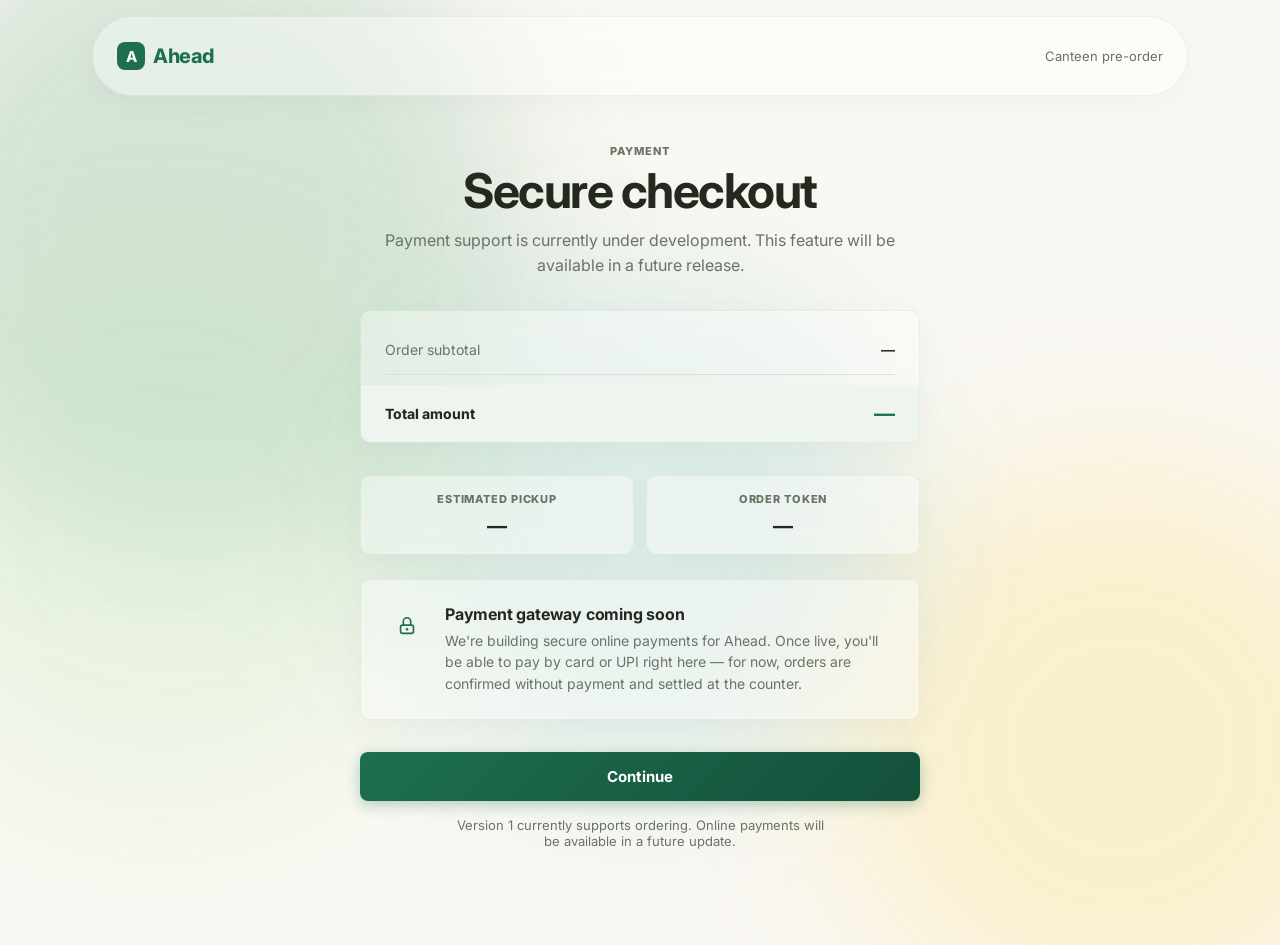
<file: pages/PAyment placeholder/payment.html>
<!doctype html>
<!--
  Ahead / student-app — Payment placeholder page.

  This is a standalone page (own script, no cart/queue wiring) so it can be
  linked to safely from anywhere without pulling in ordering state. It does
  NOT process payments. It only displays an order summary passed in via the
  URL query string (see payment.js) and tells the student that online
  payment is coming in a future release.

  Run the same way as index.html — via a local server, not file://.
-->
<html lang="en">
  <head>
    <meta charset="UTF-8" />
    <meta name="viewport" content="width=device-width, initial-scale=1" />
    <meta name="theme-color" content="#1d6f4f" />
    <title>Ahead | Payment</title>
    <link rel="icon" type="image/svg+xml" href="data:image/svg+xml,<svg xmlns=%22http://www.w3.org/2000/svg%22 viewBox=%220 0 100 100%22><rect width=%22100%22 height=%22100%22 rx=%2220%22 fill=%22%231d6f4f%22/><text x=%2250%22 y=%2270%22 font-family=%22sans-serif%22 font-size=%2260%22 font-weight=%22bold%22 fill=%22white%22 text-anchor=%22middle%22>A</text></svg>">
    <link rel="preconnect" href="https://fonts.googleapis.com">
    <link rel="preconnect" href="https://fonts.gstatic.com" crossorigin>
    <link href="https://fonts.googleapis.com/css2?family=Inter:wght@400;500;600;700;800&display=swap" rel="stylesheet">
    <link rel="stylesheet" href="style.css" />
  </head>
  <body class="payment-page">
    <div class="ambient-orb orb-1"></div>
    <div class="ambient-orb orb-2"></div>
    <div class="ambient-orb orb-3"></div>
    <div class="ambient-orb orb-4"></div>
    <main class="app-shell">
      <header class="site-header">
        <a class="brand" href="index.html" aria-label="Ahead home">
          <span class="brand-mark" aria-hidden="true">A</span>
          <span>Ahead</span>
        </a>
        <p class="header-note">Canteen pre-order</p>
      </header>

      <section class="payment-view" aria-labelledby="payment-title">
        <p class="eyebrow">PAYMENT</p>
        <h1 id="payment-title">Secure checkout</h1>
        <p class="intro-copy">Payment support is currently under development. This feature will be available in a future release.</p>

        <section class="summary-card" aria-label="Order summary">
          <div class="summary-row">
            <span>Order subtotal</span>
            <strong id="summary-subtotal">₹0</strong>
          </div>
          <div class="summary-divider" role="separator"></div>
          <div class="summary-row summary-total">
            <span>Total amount</span>
            <strong id="summary-total">₹0</strong>
          </div>
        </section>

        <div class="ready-details">
          <div>
            <span>ESTIMATED PICKUP</span>
            <strong id="summary-pickup">—</strong>
          </div>
          <div>
            <span>ORDER TOKEN</span>
            <strong id="summary-token">—</strong>
          </div>
        </div>

        <div class="info-card">
          <span class="info-card-icon" aria-hidden="true">
            <svg width="22" height="22" viewBox="0 0 24 24" fill="none" xmlns="http://www.w3.org/2000/svg">
              <rect x="5" y="11" width="14" height="9" rx="2" stroke="currentColor" stroke-width="1.8"/>
              <path d="M8 11V7a4 4 0 0 1 8 0v4" stroke="currentColor" stroke-width="1.8" stroke-linecap="round"/>
              <circle cx="12" cy="15.5" r="1.4" fill="currentColor"/>
            </svg>
          </span>
          <div>
            <h3>Payment gateway coming soon</h3>
            <p>We're building secure online payments for Ahead. Once live, you'll be able to pay by card or UPI right here — for now, orders are confirmed without payment and settled at the counter.</p>
          </div>
        </div>

        <button id="continue-button" class="primary-button" type="button">Continue</button>
        <p class="fine-print">Version 1 currently supports ordering. Online payments will be available in a future update.</p>
      </section>
    </main>

    <script src="payment.js"></script>
  </body>
</html>
</file>
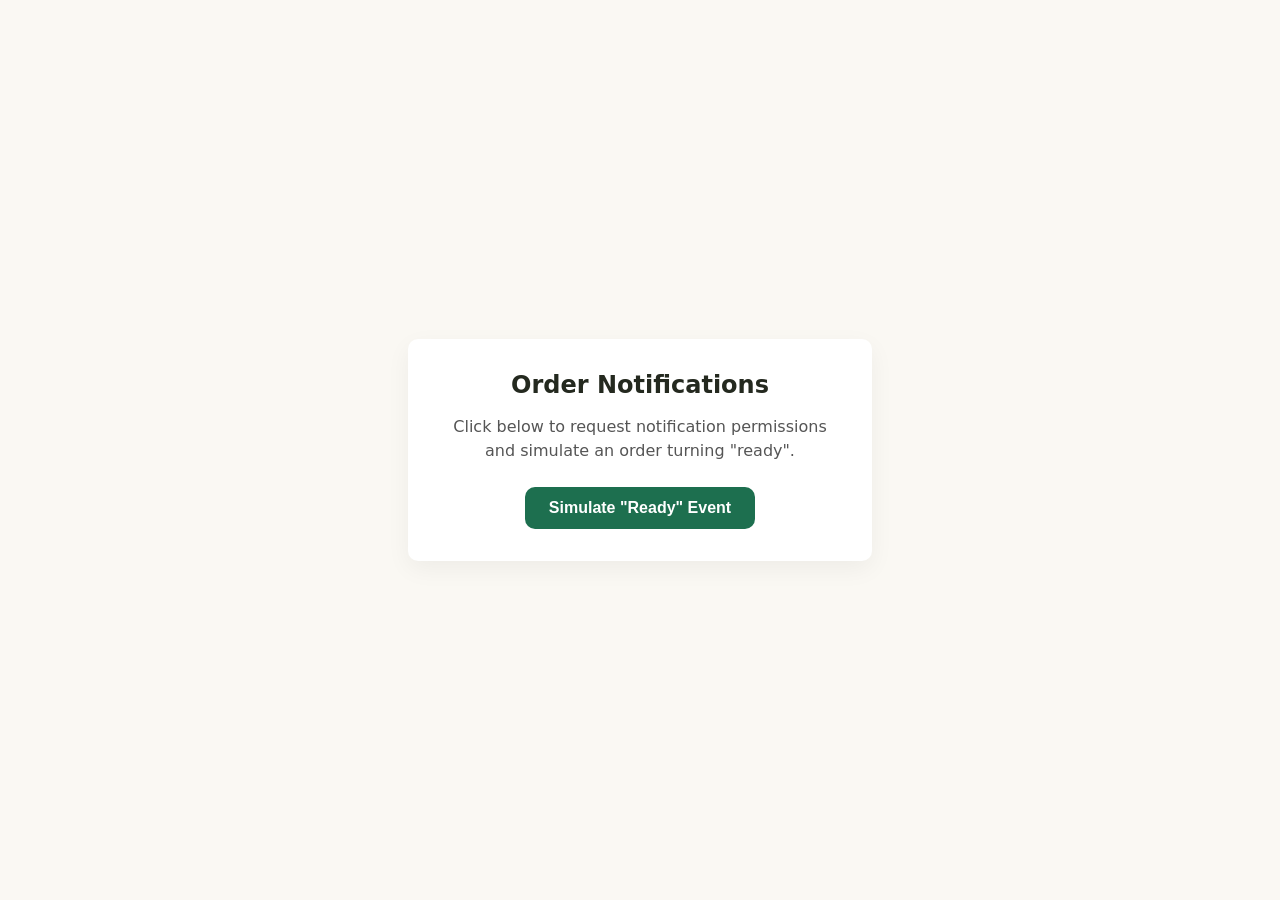
<file: pages/wait-time/notify-demo.html>
<!DOCTYPE html>
<html lang="en">
<head>
  <meta charset="UTF-8">
  <meta name="viewport" content="width=device-width, initial-scale=1.0">
  <title>Notification Demo</title>
  <style>
    :root {
      --color-primary: #1d6f4f; --color-accent: #e08a2c; --color-bg: #faf8f3;
      --color-surface: #ffffff; --color-text: #24291f; --radius: 10px;
      --font: 'Segoe UI', system-ui, -apple-system, sans-serif;
    }
    body {
      font-family: var(--font);
      background-color: var(--color-bg);
      color: var(--color-text);
      display: grid;
      place-items: center;
      min-height: 100vh;
      margin: 0;
    }
    .demo-card {
      background-color: var(--color-surface);
      padding: 32px;
      border-radius: var(--radius);
      box-shadow: 0 8px 24px rgba(0,0,0,0.05);
      width: 100%;
      max-width: 400px;
      text-align: center;
    }
    h2 { margin: 0 0 16px; font-weight: 600; }
    p { margin: 0 0 24px; color: #555; line-height: 1.5; }
    
    .button-primary {
      background-color: var(--color-primary);
      color: white;
      border: none;
      padding: 12px 24px;
      border-radius: var(--radius);
      font-weight: 600;
      font-size: 16px;
      cursor: pointer;
      transition: background-color 0.2s;
    }
    .button-primary:hover {
      background-color: #14503a;
    }

    /* Fallback banner styling */
    .fallback-banner {
      position: fixed;
      top: 20px;
      left: 50%;
      transform: translateX(-50%);
      background-color: var(--color-accent);
      color: white;
      padding: 16px 24px;
      border-radius: var(--radius);
      font-weight: 600;
      box-shadow: 0 12px 32px rgba(224, 138, 44, 0.3);
      display: none;
      z-index: 1000;
    }
    .fallback-banner.is-visible {
      display: block;
      animation: slideDown 0.3s ease-out;
    }
    @keyframes slideDown {
      from { top: -50px; opacity: 0; }
      to { top: 20px; opacity: 1; }
    }
  </style>
</head>
<body>

  <!-- In-app fallback banner if native notifications are blocked -->
  <div id="fallback-banner" class="fallback-banner">
    Your order is ready for pickup!
  </div>

  <div class="demo-card">
    <h2>Order Notifications</h2>
    <p>Click below to request notification permissions and simulate an order turning "ready".</p>
    <button id="trigger-btn" class="button-primary">Simulate "Ready" Event</button>
  </div>

  <script>
    const triggerBtn = document.getElementById('trigger-btn');
    const fallbackBanner = document.getElementById('fallback-banner');

    triggerBtn.addEventListener('click', async () => {
      triggerBtn.disabled = true;
      triggerBtn.textContent = 'Simulating...';

      // 1. Request Permission
      let permission = Notification.permission;
      if (permission === 'default') {
        permission = await Notification.requestPermission();
      }

      // 2. Simulate network delay before order becomes ready
      setTimeout(() => {
        const title = 'Order Ready!';
        const options = {
          body: 'Your food is ready for pickup at the counter.',
          icon: 'https://cdn-icons-png.flaticon.com/512/3280/3280041.png'
        };

        if (permission === 'granted') {
          // Trigger native browser notification
          new Notification(title, options);
        } else {
          // Trigger fallback visual banner
          fallbackBanner.classList.add('is-visible');
          setTimeout(() => fallbackBanner.classList.remove('is-visible'), 5000);
        }

        triggerBtn.disabled = false;
        triggerBtn.textContent = 'Simulate "Ready" Event';
      }, 1000);
    });

    /*
    ================================================================================
      USAGE EXAMPLE (for teammates):
    ================================================================================
    
    // Listen to Firebase document changes (pseudo-code):
    onSnapshot(doc(db, "orders", myOrderId), (doc) => {
      const order = doc.data();
      if (order.status === 'ready') {
        if (Notification.permission === 'granted') {
          new Notification('Order Ready!', { body: `Token ${order.token} is ready for pickup.` });
        } else {
          showFallbackBanner();
        }
      }
    });
    */
  </script>
</body>
</html>
</file>
<file: pages/PAyment placeholder/style.css>
:root {
  --color-primary: #1d6f4f;
  --color-primary-dark: #14503a;
  --color-accent: #e08a2c;
  --color-bg: #faf8f3;
  --bg-color-dark: #e8e5dc;
  --color-surface: #ffffff;
  --color-text: #24291f;
  --color-text-muted: #6b7266;
  --color-border: #e2ddd0;
  --color-success: #2f9e5c;
  --color-danger: #d94f4f;
  --radius: 10px;
  --shadow: 0 2px 8px rgba(0, 0, 0, .06);
  --font: 'Inter', system-ui, -apple-system, sans-serif;
}

* { box-sizing: border-box; }
body { margin: 0; min-width: 320px; background: var(--color-bg); color: var(--color-text); font-family: var(--font); overflow-x: hidden; transition: background-color 0.8s ease; }

.ambient-orb {
  position: fixed;
  border-radius: 50%;
  filter: blur(80px);
  z-index: 0;
  opacity: 0.6;
  animation: float 15s infinite ease-in-out;
  pointer-events: none;
}
.orb-1 { width: 50vw; height: 50vw; background: rgba(46, 139, 87, 0.3); top: -10%; left: -10%; animation-delay: 0s; }
.orb-2 { width: 45vw; height: 45vw; background: rgba(255, 195, 0, 0.25); bottom: -15%; right: -10%; animation-delay: -3s; }
.orb-3 { width: 40vw; height: 40vw; background: rgba(0, 150, 136, 0.2); top: 30%; left: 30%; animation-delay: -6s; }
.orb-4 { width: 45vw; height: 45vw; background: rgba(181, 230, 169, 0.35); bottom: 10%; left: -10%; animation-delay: -9s; }
@keyframes float {
  0% { transform: translate(0, 0) scale(1); }
  33% { transform: translate(30px, -40px) scale(1.05); }
  66% { transform: translate(-20px, 20px) scale(0.95); }
  100% { transform: translate(0, 0) scale(1); }
}
button { font: inherit; }
button:focus-visible, a:focus-visible { outline: 3px solid rgba(224,138,44,.45); outline-offset: 3px; }
.app-shell { max-width: 1160px; margin: 0 auto; padding: 0 20px 136px; position: relative; z-index: 1; }
.site-header { min-height: 72px; display: flex; align-items: center; justify-content: space-between; position: sticky; top: 16px; background: rgba(255, 255, 255, 0.4); backdrop-filter: blur(12px); -webkit-backdrop-filter: blur(12px); border-radius: 100px; border: 1px solid rgba(0, 0, 0, 0.05); box-shadow: 0 8px 32px rgba(0,0,0,0.03); padding: 0 24px; z-index: 100; margin-top: 16px; }
.brand { display: inline-flex; align-items: center; gap: 8px; color: var(--color-primary); font-size: 20px; font-weight: 750; letter-spacing: -.4px; text-decoration: none; }
.brand-mark { display: grid; width: 28px; height: 28px; place-items: center; border-radius: 8px; background: var(--color-primary); color: white; font-size: 15px; }
.header-note, .intro-copy { color: var(--color-text-muted); }
.header-note { margin: 0; font-size: 13px; }
.intro-row { padding: 40px 0 32px; }
.eyebrow, .rush-label, .cart-kicker, .token-panel span, .ready-details span { margin: 0 0 8px; color: var(--color-text-muted); font-size: 11px; font-weight: 800; letter-spacing: .08em; }
h1, h2, h3, p { margin-top: 0; }
h1 { max-width: 620px; margin-bottom: 12px; font-size: clamp(32px, 7vw, 48px); line-height: 1.04; letter-spacing: -1.5px; }
h2 { margin-bottom: 0; font-size: 22px; letter-spacing: -.45px; }
.intro-copy { max-width: 580px; margin-bottom: 0; font-size: 16px; line-height: 1.55; }
.rush-meter { display: grid; gap: 4px; margin-top: 24px; padding: 16px; border-left: 3px solid var(--color-success); background: #f3f8f2; }
.rush-meter.is-busy { border-color: var(--color-danger); background: #fdf4f3; }
.rush-meter strong { font-size: 17px; }
.rush-meter span:last-child { color: var(--color-text-muted); font-size: 13px; }
.section-heading { display: flex; align-items: end; justify-content: space-between; gap: 16px; margin-bottom: 16px; }
.menu-state { color: var(--color-text-muted); font-size: 13px; white-space: nowrap; }
.menu-grid { display: grid; grid-template-columns: 1fr; gap: 12px; }
@media (min-width: 480px) { .menu-grid { grid-template-columns: repeat(2, minmax(0, 1fr)); } }
.menu-item, .combo-section { border: 1px solid var(--color-border); border-radius: var(--radius); background: var(--color-surface); }
.menu-item { min-height: 242px; display: flex; flex-direction: column; overflow: hidden; padding: 0 16px 16px; transition: border-color .16s ease, transform .16s ease; }
.menu-item:hover { border-color: #bfcdbd; transform: translateY(-2px); }
.menu-photo { width: calc(100% + 32px); height: 112px; margin: 0 -16px 12px; object-fit: cover; object-position: center 52%; background: #e8e5dc; }
.menu-item-topline { display: flex; justify-content: space-between; min-height: 20px; }
.prep-time { color: var(--color-text-muted); font-size: 12px; }
.popular-badge { border-radius: 99px; background: #edf5ee; color: var(--color-primary); padding: 3px 7px; font-size: 11px; font-weight: 700; }
.menu-item h3 { margin: auto 0 16px; font-size: 17px; line-height: 1.25; letter-spacing: -.25px; }
.menu-item-footer { display: flex; align-items: center; justify-content: space-between; gap: 8px; }
.item-price { font-size: 17px; }
.add-button, .stepper button, .cart-toggle, .secondary-button, .place-order-button, .primary-button { border: 0; border-radius: 8px; cursor: pointer; font-weight: 700; transition: background .16s ease, transform .16s ease, box-shadow .16s ease; }
.add-button { min-height: 36px; padding: 0 12px; background: #edf5ee; color: var(--color-primary); font-size: 13px; }
.add-button:hover { background: #dcece0; }
.stepper { display: flex; align-items: center; gap: 8px; color: var(--color-primary-dark); font-size: 14px; font-weight: 800; }
.stepper button { display: grid; width: 32px; height: 32px; place-items: center; background: var(--color-primary); color: white; font-size: 20px; line-height: 1; }
.stepper button:hover, .place-order-button:hover, .primary-button:hover { background: var(--color-primary-dark); }
.combo-section { display: none; margin-top: 32px; padding: 20px; }
.combo-list { display: grid; gap: 8px; margin-top: 16px; }
.combo-button { width: 100%; display: flex; justify-content: space-between; align-items: center; padding: 12px; border: 1px solid var(--color-border); border-radius: 8px; background: var(--color-bg); color: var(--color-text); cursor: pointer; font: inherit; font-size: 14px; text-align: left; }
.combo-button span:last-child { color: var(--color-primary); font-weight: 700; }
.cart { position: fixed; z-index: 4; right: 0; bottom: 0; left: 0; border-top: 1px solid var(--color-border); background: var(--color-surface); box-shadow: 0 -4px 18px rgba(26, 44, 31, .08); }
.cart-summary { display: flex; align-items: baseline; gap: 8px; padding: 13px 20px; }
.cart-kicker { margin: 0; }
#cart-count { font-size: 14px; }
#cart-total { margin-left: auto; font-weight: 800; }
.cart-toggle { position: absolute; top: 8px; right: 16px; padding: 8px; background: transparent; color: var(--color-primary); font-size: 13px; }
.cart-detail { display: none; padding: 0 20px 16px; }
.cart.is-open .cart-detail { display: block; }
.cart-items { max-height: 190px; overflow: auto; border-top: 1px solid var(--color-border); }
.cart-item { display: flex; align-items: center; gap: 12px; padding: 12px 0; border-bottom: 1px solid var(--color-border); }
.cart-item-name { flex: 1; font-size: 14px; font-weight: 650; }
.cart-item-price { color: var(--color-text-muted); font-size: 13px; }
.empty-cart { margin: 16px 0; color: var(--color-text-muted); font-size: 14px; }
.place-order-button { width: 100%; display: flex; justify-content: space-between; margin-top: 16px; padding: 14px 16px; background: var(--color-primary); color: white; }
.place-order-button:disabled { background: #a6afa5; cursor: not-allowed; }
.order-error { min-height: 18px; margin: 8px 0 0; color: var(--color-danger); font-size: 13px; }
.confirmation-view { max-width: 680px; padding-top: 48px; }
.confirmation-copy { max-width: 530px; color: var(--color-text-muted); line-height: 1.55; }
.token-panel { margin: 32px 0 24px; padding: 24px; border: 1px solid #ebc48e; border-radius: var(--radius); background: #fff8ee; }
.token-panel span { display: block; }
.token-panel strong { color: var(--color-accent); font-size: clamp(56px, 15vw, 88px); line-height: 1; letter-spacing: -4px; }
.progress-line { height: 4px; overflow: hidden; border-radius: 8px; background: var(--color-border); }
.progress-line span { display: block; width: 8%; height: 100%; border-radius: inherit; background: var(--color-primary); transition: width .25s ease; }
.progress-steps { display: flex; justify-content: space-between; margin-top: 10px; color: var(--color-text-muted); font-size: 12px; }
.progress-steps .is-active { color: var(--color-primary); font-weight: 750; }
.ready-details { display: grid; grid-template-columns: 1fr 1fr; gap: 12px; margin-top: 32px; }
.ready-details > div { padding: 16px; border: 1px solid rgba(0, 0, 0, 0.05); border-radius: var(--radius); background: rgba(255, 255, 255, 0.4); backdrop-filter: blur(12px); -webkit-backdrop-filter: blur(12px); box-shadow: 0 8px 32px rgba(0,0,0,0.03); }
.ready-details span { display: block; }
.ready-details strong { font-size: 20px; }
.status-message { margin: 20px 0; color: var(--color-text-muted); }
.secondary-button { padding: 12px 16px; border: 1px solid var(--color-primary); background: transparent; color: var(--color-primary); }
.secondary-button:hover { background: #edf5ee; }

/* ---- Payment placeholder page (mobile-first, centered on one vertical axis) ---- */
.payment-view { max-width: 480px; margin: 0 auto; padding: 28px 0 40px; text-align: center; }
.payment-view h1, .payment-view .intro-copy { margin-left: auto; margin-right: auto; }
.payment-view .intro-copy { margin-bottom: 4px; font-size: 15px; }
.payment-view .ready-details { margin-top: 20px; }
.payment-view .ready-details > div { text-align: center; }

.summary-card { margin: 24px 0 0; padding: 20px; border: 1px solid rgba(0, 0, 0, 0.05); border-radius: var(--radius); background: rgba(255, 255, 255, 0.4); backdrop-filter: blur(12px); -webkit-backdrop-filter: blur(12px); box-shadow: 0 8px 32px rgba(0,0,0,0.03); text-align: left; }
.summary-row { display: flex; align-items: baseline; justify-content: space-between; padding: 6px 0; font-size: 14px; color: var(--color-text-muted); }
.summary-row strong { color: var(--color-text); font-weight: 650; }
.summary-divider { height: 1px; margin: 10px 0; background: var(--color-border); }
.summary-row.summary-total { align-items: center; margin: 8px -20px -20px; padding: 14px 20px; border-radius: 0 0 var(--radius) var(--radius); background: #edf5ee; }
.summary-row.summary-total span { color: var(--color-text); font-weight: 750; }
.summary-row.summary-total strong { font-size: 21px; letter-spacing: -.4px; color: var(--color-primary); }

.info-card { display: flex; flex-direction: column; align-items: center; gap: 12px; margin: 20px 0 28px; padding: 20px; border: 1px solid rgba(0, 0, 0, 0.05); border-radius: var(--radius); background: rgba(255, 255, 255, 0.4); backdrop-filter: blur(12px); -webkit-backdrop-filter: blur(12px); box-shadow: 0 8px 32px rgba(0,0,0,0.03); text-align: center; }
.info-card-icon { display: grid; flex: none; width: 44px; height: 44px; place-items: center; border-radius: 10px; background: #edf5ee; color: var(--color-primary); }
.info-card h3 { margin: 0 0 6px; font-size: 16px; letter-spacing: -.2px; }
.info-card p { margin: 0; color: var(--color-text-muted); font-size: 14px; line-height: 1.55; }

.primary-button { width: 100%; display: flex; justify-content: center; margin: 0 auto; padding: 15px 16px; background: linear-gradient(135deg, var(--color-primary), var(--color-primary-dark)); color: white; box-shadow: 0 4px 14px rgba(29, 111, 79, 0.3); font-size: 15px; transition: transform 0.2s cubic-bezier(0.175, 0.885, 0.32, 1.275); }
.primary-button:hover { transform: translateY(-3px) scale(1.02); }
.fine-print { max-width: 380px; margin: 12px auto 0; color: var(--color-text-muted); font-size: 13px; text-align: center; }

@media (min-width: 700px) {
  .app-shell { padding: 0 32px 48px; }
  .site-header { min-height: 80px; }
  .intro-row { display: flex; align-items: end; justify-content: space-between; gap: 48px; padding: 56px 0 40px; }
  .rush-meter { min-width: 190px; margin-top: 0; }
  .menu-grid { grid-template-columns: repeat(3, minmax(0, 1fr)); gap: 16px; }
  .combo-section { display: grid; grid-template-columns: .8fr 1.2fr; align-items: center; gap: 24px; }
  .combo-list { margin: 0; }
  .cart { top: 0; right: max(24px, calc((100vw - 1160px) / 2)); bottom: auto; left: auto; width: 310px; margin-top: 104px; border: 1px solid var(--color-border); border-radius: var(--radius); box-shadow: var(--shadow); }
  .cart-summary { padding: 16px; }
  .cart-toggle { display: none; }
  .cart-detail { display: block; padding: 0 16px 16px; }
  .cart-items { max-height: 260px; }
  .app-shell { padding-right: 366px; }

  .payment-view { max-width: 560px; padding: 48px 0 48px; }
  .payment-view .intro-copy { font-size: 16px; }
  .payment-view .ready-details { margin-top: 32px; }
  .summary-card { margin-top: 32px; padding: 24px; }
  .summary-row.summary-total { margin: 8px -24px -24px; padding: 16px 24px; }
  .info-card { flex-direction: row; align-items: flex-start; gap: 16px; margin: 24px 0 32px; padding: 24px; text-align: left; }
  .info-card h3, .info-card p { text-align: left; }
  .fine-print { margin-top: 16px; }
}
@media (min-width: 1050px) { .app-shell { padding-right: 370px; } }

/* The payment page has no cart rail, so its own shell doesn't need the reserved cart gutter. */
body.payment-page .app-shell { padding-right: 20px; }
@media (min-width: 700px) { body.payment-page .app-shell { padding-right: 32px; } }
</file>
